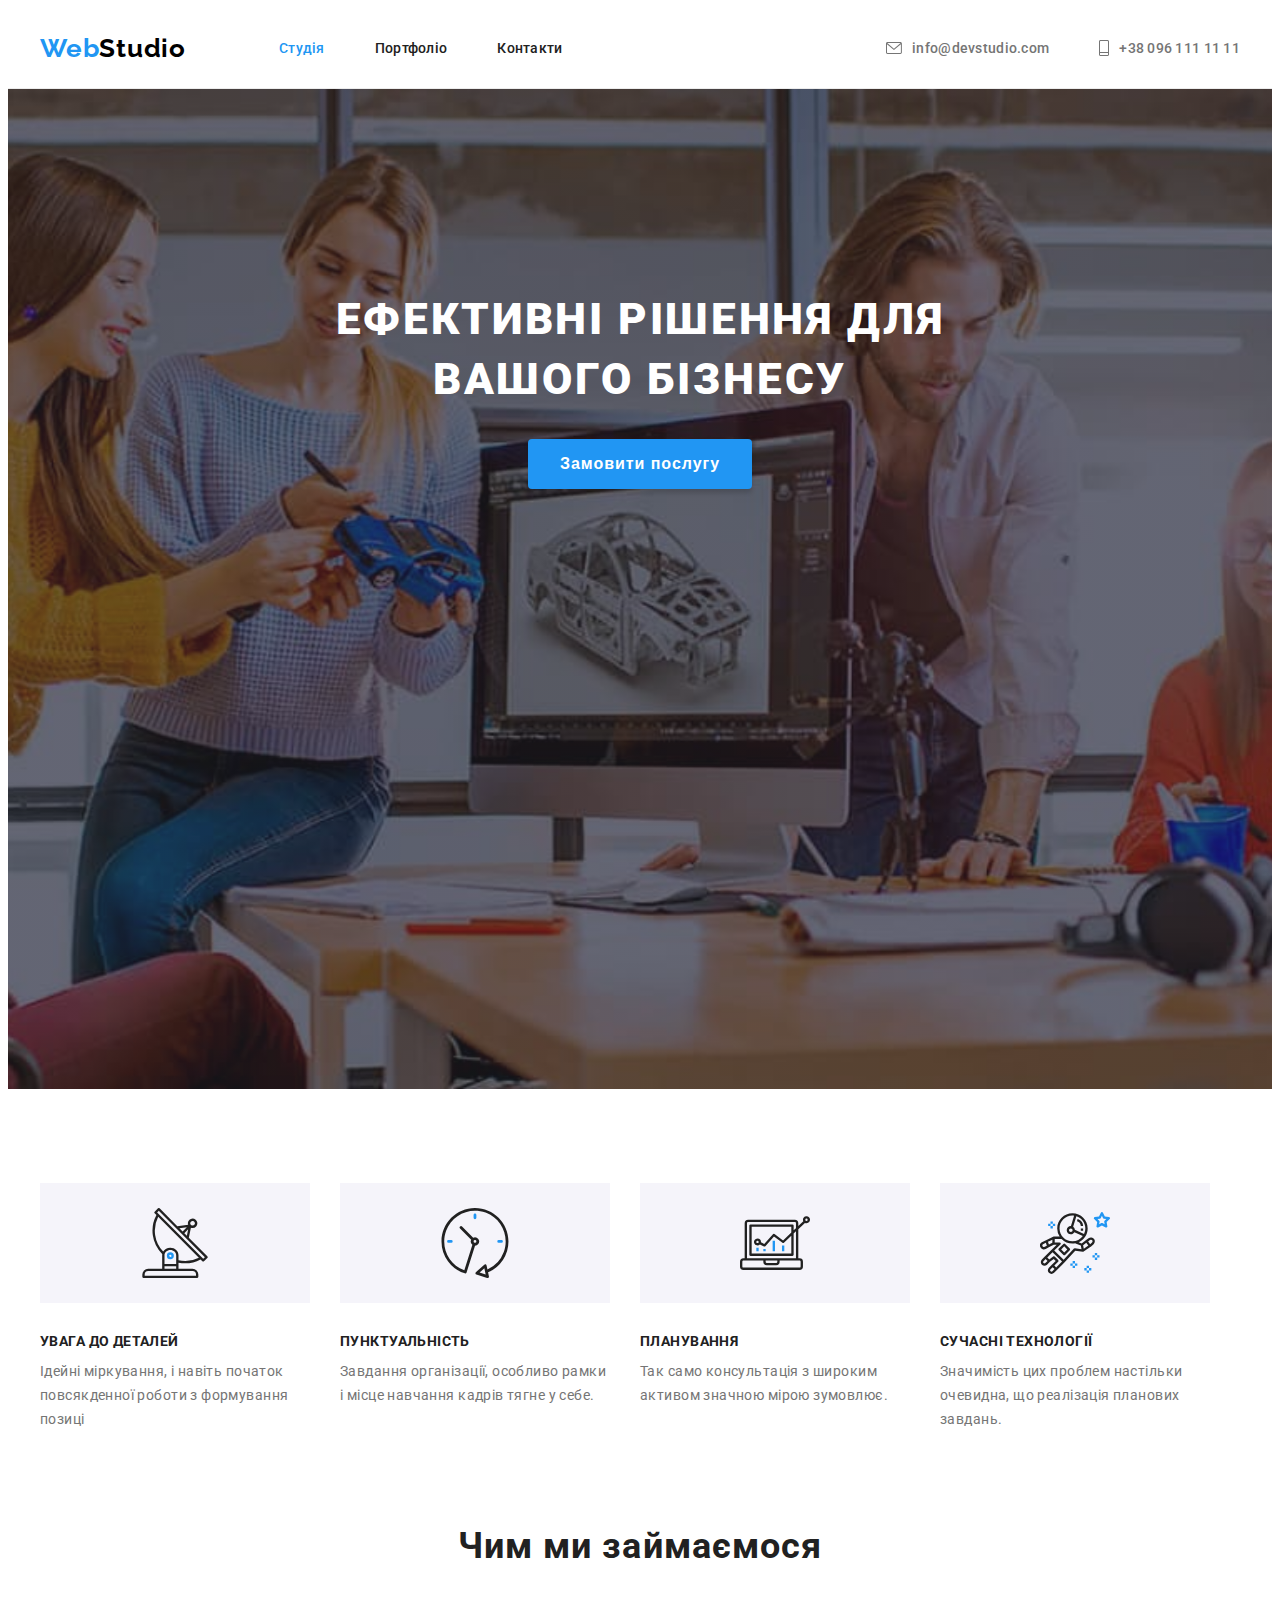
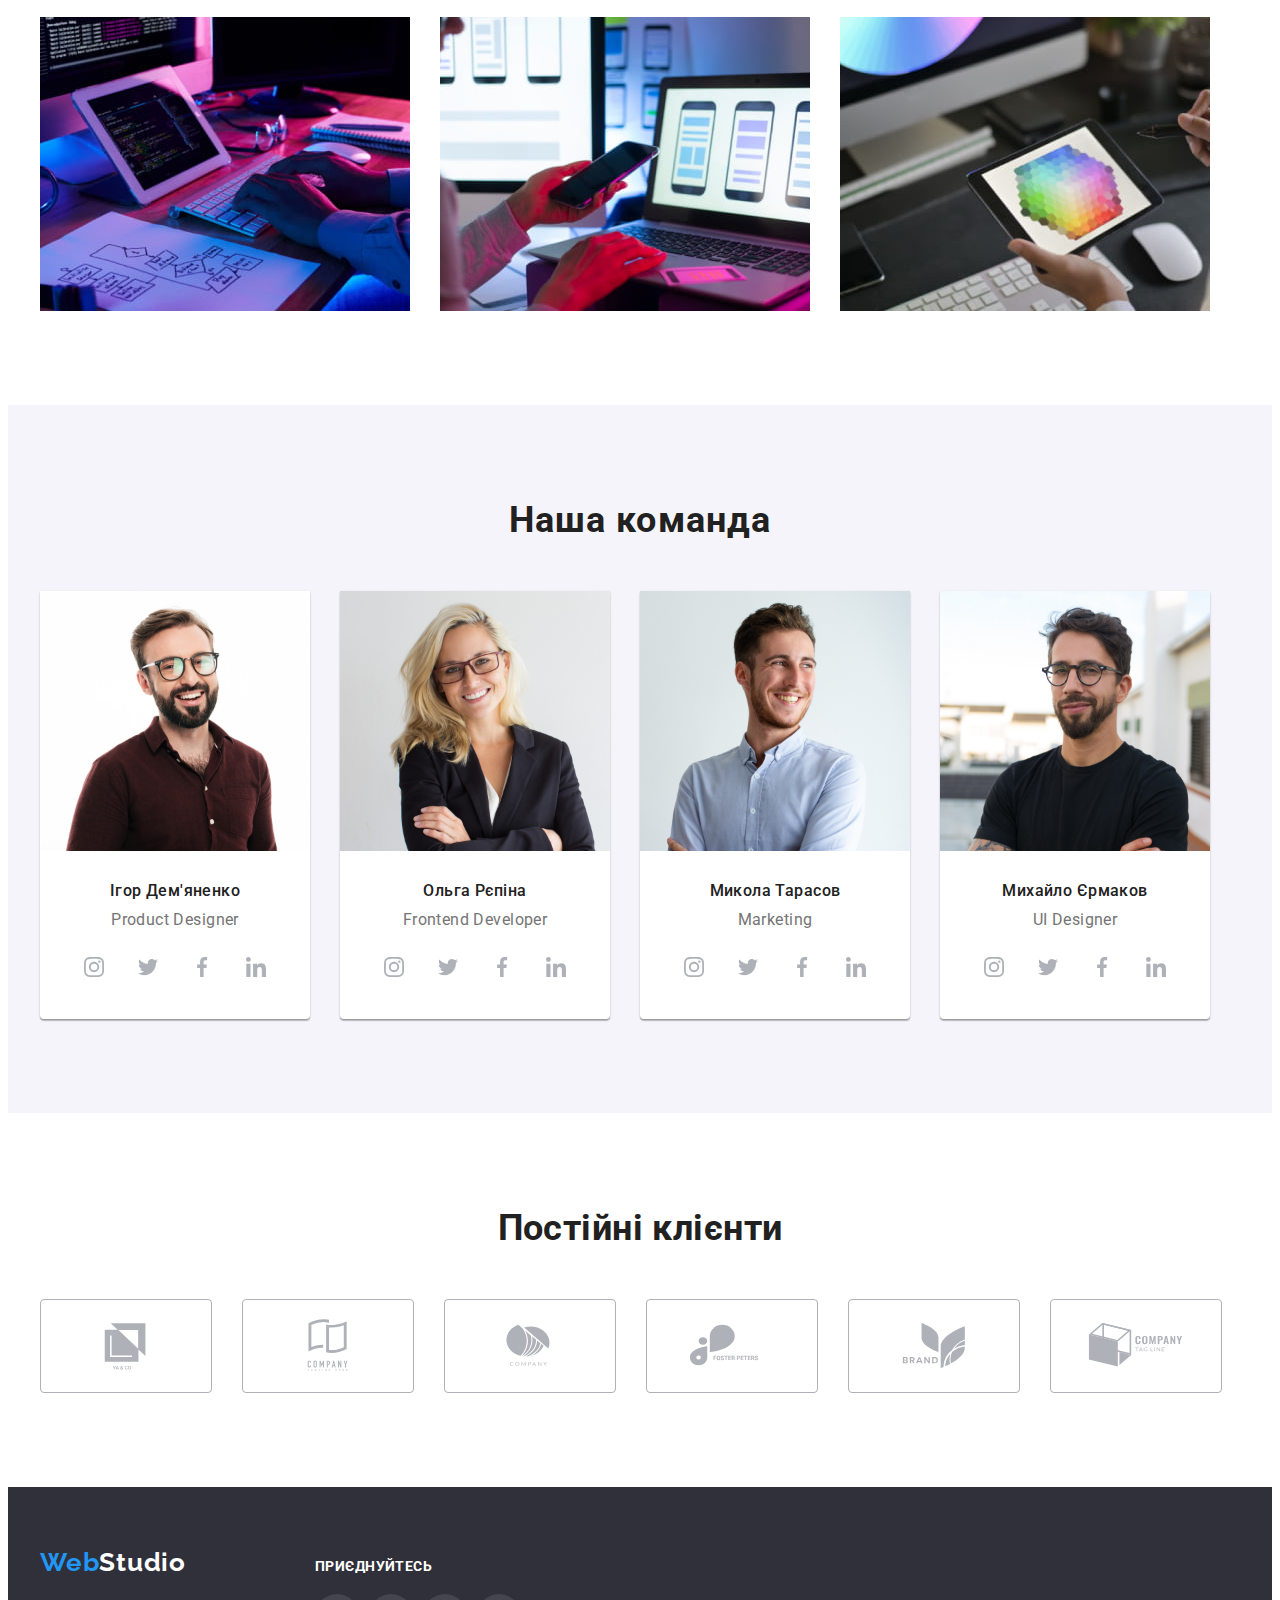
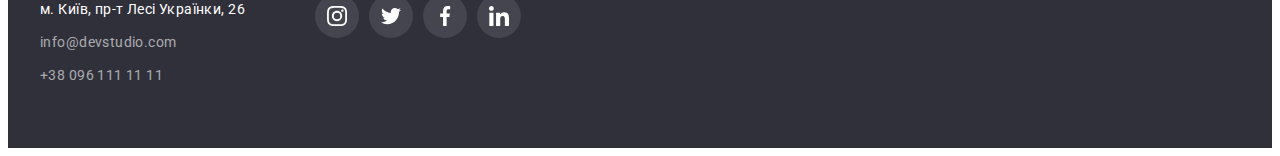
<file: index.html>
<!DOCTYPE html>
<html lang="en">
  <head>
    <meta charset="UTF-8" />
    <meta http-equiv="X-UA-Compatible" content="IE=edge" />
    <meta name="viewport" content="width=device-width, initial-scale=1.0" />
    <title>WebStudio</title>
    <!-- fonts -->
    <link rel="preconnect" href="https://fonts.googleapis.com" />
    <link rel="preconnect" href="https://fonts.gstatic.com" crossorigin />
    <link
      href="https://fonts.googleapis.com/css2?family=Raleway:wght@700&family=Roboto:wght@400;500;700;900&display=swap"
      rel="stylesheet"
    />
    <link
      rel="stylesheet"
      href="https://cdnjs.cloudflare.com/ajax/libs/modern-normalize/1.1.0/modern-normalize.min.css"
      integrity="sha512-wpPYUAdjBVSE4KJnH1VR1HeZfpl1ub8YT/NKx4PuQ5NmX2tKuGu6U/JRp5y+Y8XG2tV+wKQpNHVUX03MfMFn9Q=="
      crossorigin="anonymous"
      referrerpolicy="no-referrer"
    />
    <link rel="stylesheet" href="./css/styles.css" />
    <meta name="Ефективні рішення для вашого бізнесу" content="Створення сайтів на замовлення" />
  </head>
  <body>
    <header class="header">
      <div class="container">
        <a class="logo-link link" href="./index.html">Web<span class="logo-deko">Studio</span></a>
        <nav class="nav">
          <ul class="nav-list list">
            <li class="nav-item"
              ><a class="nav-link link activ-page" href="./index.html">Студія</a></li
            >
            <li class="nav-item"><a class="nav-link link" href="./portfolio.html">Портфоліо</a></li>
            <li class="nav-item"><a class="nav-link link" href="">Контакти</a></li>
          </ul>
        </nav>
        <ul class="contacts-list list">
          <li class="contacts-mail">
            <a class="contacts-link link" href="mailto:info@devstudio.com">
              <svg class="contacts-icon" width="16" height="12">
                <use href="./imeges/icons.svg#konvert"></use>
              </svg>
              info@devstudio.com</a
            ></li
          >
          <li class="contacts-tel"
            ><a class="contacts-link link" href="tel:+380961111111">
              <svg class="contacts-icon" width="10" height="16">
                <use href="./imeges/icons.svg#phone"></use></svg
              >+38 096 111 11 11</a
            ></li
          >
        </ul>
      </div>
      <!--top-line-->
    </header>
    <main>
      <!-------------------hero---------------------------->
      <section class="hero">
        <div class="container">
          <h1 class="hero-title"> Ефективні рішення для вашого бізнесу</h1>
          <button class="hero-button" type="button">Замовити послугу</button>
        </div>
      </section>
      <section class="features section">
        <!------------------Features------------------------>
        <div class="container">
          <h2 class="visually-hidden">Переваги</h2>
          <ul class="features-list list">
            <li class="features-item">
              <div class="features-bgn"
                ><svg class="features-icon">
                  <use href="./imeges/icons.svg#antenna1"></use></svg
              ></div>

              <h3 class="features-title">Увага до деталей</h3>
              <p class="features-txt">
                Ідейні міркування, і навіть початок повсякденної роботи з формування позиці
              </p>
            </li>
            <li class="features-item">
              <div class="features-bgn"
                ><svg class="features-icon">
                  <use href="./imeges/icons.svg#clock2"></use></svg
              ></div>
              <h3 class="features-title">Пунктуальність</h3>
              <p class="features-txt">
                Завдання організації, особливо рамки і місце навчання кадрів тягне у себе.
              </p>
            </li>
            <li class="features-item">
              <div class="features-bgn">
                <svg class="features-icon">
                  <use href="./imeges/icons.svg#diagram3"></use></svg
              ></div>

              <h3 class="features-title">Планування</h3>
              <p class="features-txt">
                Так само консультація з широким активом значною мірою зумовлює.
              </p>
            </li>
            <li class="features-item">
              <div class="features-bgn">
                <svg class="features-icon">
                  <use href="./imeges/icons.svg#astronaut4"></use></svg
              ></div>

              <h3 class="features-title">Сучасні технології</h3>
              <p class="features-txt">
                Значимість цих проблем настільки очевидна, що реалізація планових завдань.
              </p>
            </li>
          </ul>
        </div>
      </section>
      <!-------------------------our-work-------------------->
      <section class="our-work section">
        <div class="container">
          <h2 class="work-title">Чим ми займаємося</h2>
          <ul class="work-list list">
            <li class="work-item">
              <img
                class="work-img"
                width="370"
                height="294"
                src="imeges/our-work/box1.jpg"
                alt="close-up-image-programer-working-his-desk-office"
              />
            </li>
            <li class="work-item">
              <img
                class="work-img"
                width="370"
                height="294"
                src="imeges/our-work/box2.jpg"
                alt="designers-are-developing-application-smartphones-team-creators-is-working-interface-mobile-phones"
              />
            </li>
            <li class="work-item">
              <img
                class="work-img"
                width="370"
                height="294"
                src="imeges/our-work/box3.jpg"
                alt="artist-web-design-with-working-colour-selection-graphic-tablet"
              />
            </li>
          </ul>
        </div>
      </section>
      <!--------------------------------team------------------------------>
      <section class="team section">
        <div class="container">
          <h2 class="team-title">Наша команда</h2>
          <ul class="team-list list">
            <li class="team-item">
              <!------------------------team card 1------------------>
              <img
                class="team-img"
                width="270"
                height="260"
                src="imeges/team/img.jpg"
                alt="photo Ігор Дем'яненко"
              />
              <div class="team-discription">
                <h3 class="team-mate">Ігор Дем'яненко</h3>
                <p class="team-position">Product Designer</p>
                <ul class="socials list">
                  <li class="socials-item">
                    <a
                      class="socials-link link"
                      href="https://www.instagram.com"
                      target="_blank"
                      rel="noopener noreferrer"
                      aria-label="instagram"
                    >
                      <svg class="socials-icon" width="20" height="20">
                        <use href="./imeges/icons.svg#instagram1"></use></svg></a
                  ></li>
                  <li class="socials-item">
                    <a
                      class="socials-link link"
                      href="https://twitter.com"
                      target="_blank"
                      rel="noopener noreferrer"
                      aria-label="twitter"
                    >
                      <svg class="socials-icon" width="20" height="20">
                        <use href="./imeges/icons.svg#twitter2"></use></svg></a
                  ></li>
                  <li class="socials-item">
                    <a
                      class="socials-link link"
                      href="https://m.facebook.com"
                      target="_blank"
                      rel="noopener noreferrer"
                      aria-label="facebook"
                    >
                      <svg class="socials-icon" width="20" height="20">
                        <use href="./imeges/icons.svg#facebook3"></use></svg></a
                  ></li>
                  <li class="socials-item">
                    <a
                      class="socials-link link"
                      href="https://ua.linkedin.com"
                      target="_blank"
                      rel="noopener noreferrer"
                      aria-label="linkedin"
                    >
                      <svg class="socials-icon" width="20" height="20">
                        <use href="./imeges/icons.svg#linkedin4"></use></svg></a
                  ></li> </ul
              ></div>
            </li>
            <li class="team-item">
              <!--------------------team card 2--------------------->
              <img
                class="team-img"
                width="270"
                height="260"
                src="imeges/team/img1.jpg"
                alt="photo Ольга Рєпіна"
              />
              <div class="team-discription">
                <h3 class="team-mate">Ольга Рєпіна</h3>
                <p class="team-position">Frontend Developer</p>
                <ul class="socials list">
                  <li class="socials-item">
                    <a
                      class="socials-link link"
                      href="https://www.instagram.com"
                      target="_blank"
                      rel="noopener noreferrer"
                      aria-label="instagram"
                    >
                      <svg class="socials-icon" width="20" height="20">
                        <use href="./imeges/icons.svg#instagram1"></use></svg></a
                  ></li>
                  <li class="socials-item">
                    <a
                      class="socials-link link"
                      href="https://twitter.com"
                      target="_blank"
                      rel="noopener noreferrer"
                      aria-label="twitter"
                    >
                      <svg class="socials-icon" width="20" height="20">
                        <use href="./imeges/icons.svg#twitter2"></use></svg></a
                  ></li>
                  <li class="socials-item">
                    <a
                      class="socials-link link"
                      href="https://m.facebook.com"
                      target="_blank"
                      rel="noopener noreferrer"
                      aria-label="facebook"
                    >
                      <svg class="socials-icon" width="20" height="20">
                        <use href="./imeges/icons.svg#facebook3"></use></svg></a
                  ></li>
                  <li class="socials-item">
                    <a
                      class="socials-link link"
                      href="https://ua.linkedin.com"
                      target="_blank"
                      rel="noopener noreferrer"
                      aria-label="linkedin"
                    >
                      <svg class="socials-icon" width="20" height="20">
                        <use href="./imeges/icons.svg#linkedin4"></use></svg></a
                  ></li> </ul
              ></div>
            </li>
            <li class="team-item">
              <!--------------------team card 3---------------->
              <img
                class="team-img"
                width="270"
                height="260"
                src="imeges/team/img2.jpg"
                alt="photo Микола Тарасов"
              />
              <div class="team-discription">
                <h3 class="team-mate">Микола Тарасов</h3>
                <p class="team-position">Marketing</p>
                <ul class="socials list">
                  <li class="socials-item">
                    <a
                      class="socials-link link"
                      href="https://www.instagram.com"
                      target="_blank"
                      rel="noopener noreferrer"
                      aria-label="instagram"
                    >
                      <svg class="socials-icon" width="20" height="20">
                        <use href="./imeges/icons.svg#instagram1"></use></svg></a
                  ></li>
                  <li class="socials-item">
                    <a
                      class="socials-link link"
                      href="https://twitter.com"
                      target="_blank"
                      rel="noopener noreferrer"
                      aria-label="twitter"
                    >
                      <svg class="socials-icon" width="20" height="20">
                        <use href="./imeges/icons.svg#twitter2"></use></svg></a
                  ></li>
                  <li class="socials-item">
                    <a
                      class="socials-link link"
                      href="https://m.facebook.com"
                      target="_blank"
                      rel="noopener noreferrer"
                      aria-label="facebook"
                    >
                      <svg class="socials-icon" width="20" height="20">
                        <use href="./imeges/icons.svg#facebook3"></use></svg></a
                  ></li>
                  <li class="socials-item">
                    <a
                      class="socials-link link"
                      href="https://ua.linkedin.com"
                      target="_blank"
                      rel="noopener noreferrer"
                      aria-label="linkedin"
                    >
                      <svg class="socials-icon" width="20" height="20">
                        <use href="./imeges/icons.svg#linkedin4"></use></svg></a
                  ></li>
                </ul>
              </div>
            </li>
            <li class="team-item">
              <!-----------------------team card 4----------------->
              <img
                class="team-img"
                width="270"
                height="260"
                src="imeges/team/img3.jpg"
                alt="photo Михайло Єрмаков"
              />
              <div class="team-discription">
                <h3 class="team-mate">Михайло Єрмаков</h3>
                <p class="team-position">UI Designer</p>
                <ul class="socials list">
                  <li class="socials-item">
                    <a
                      class="socials-link link"
                      href="https://www.instagram.com"
                      target="_blank"
                      rel="noopener noreferrer"
                      aria-label="instagram"
                    >
                      <svg class="socials-icon" width="20" height="20">
                        <use href="./imeges/icons.svg#instagram1"></use></svg></a
                  ></li>
                  <li class="socials-item">
                    <a
                      class="socials-link link"
                      href="https://twitter.com"
                      target="_blank"
                      rel="noopener noreferrer"
                      aria-label="twitter"
                    >
                      <svg class="socials-icon" width="20" height="20">
                        <use href="./imeges/icons.svg#twitter2"></use></svg></a
                  ></li>
                  <li class="socials-item">
                    <a
                      class="socials-link link"
                      href="https://m.facebook.com"
                      target="_blank"
                      rel="noopener noreferrer"
                      aria-label="facebook"
                    >
                      <svg class="socials-icon" width="20" height="20">
                        <use href="./imeges/icons.svg#facebook3"></use></svg></a
                  ></li>
                  <li class="socials-item">
                    <a
                      class="socials-link link"
                      href="https://ua.linkedin.com"
                      target="_blank"
                      rel="noopener noreferrer"
                      aria-label="linkedin"
                    >
                      <svg class="socials-icon" width="20" height="20">
                        <use href="./imeges/icons.svg#linkedin4"></use></svg></a
                  ></li>
                </ul>
              </div>
            </li>
          </ul>
        </div>
      </section>
      <!-- -----------------------clients--------------------------- -->
      <section class="clients section">
        <div class="container">
          <h2 class="clients-title">Постійні клієнти</h2>
          <ul class="clients-list list">
            <li class="clients-item">
              <a class="clients-link" href=""
                ><svg class="clients-icon">
                  <use href="./imeges/icons.svg#logo1"></use></svg></a
            ></li>
            <li class="clients-item">
              <a class="clients-link" href=""
                ><svg class="clients-icon">
                  <use href="./imeges/icons.svg#logo2"></use></svg></a
            ></li>
            <li class="clients-item">
              <a class="clients-link" href=""
                ><svg class="clients-icon">
                  <use href="./imeges/icons.svg#logo3"></use></svg></a
            ></li>
            <li class="clients-item">
              <a class="clients-link" href=""
                ><svg class="clients-icon">
                  <use href="./imeges/icons.svg#logo4"></use></svg></a
            ></li>
            <li class="clients-item">
              <a class="clients-link" href=""
                ><svg class="clients-icon">
                  <use href="./imeges/icons.svg#logo5"></use></svg></a
            ></li>
            <li class="clients-item">
              <a class="clients-link" href=""
                ><svg class="clients-icon">
                  <use href="./imeges/icons.svg#logo6"></use></svg></a
            ></li>
          </ul>
        </div>
      </section>
    </main>
    <!-- --------------------------------footer--------------------------- -->
    <footer class="footer">
      <div class="container flex">
        <div>
          <a class="logo-link link" href="./index.html"
            >Web<span class="logo-deko-white">Studio</span></a
          >
          <address class="address">
            <ul class="address-list list">
              <li class="address-item">
                <a
                  class="address-link link"
                  target="_blank"
                  rel="noopener nofollow"
                  href="https://www.google.com/maps/d/viewer?mid=10uSM3H-mIU3GznYo2szRIEphczw&hl=en_US&ll=50.42732700000001%2C30.538092&z=17"
                  >м. Київ, пр-т Лесі Українки, 26</a
                >
              </li>
              <li class="address-item"
                ><a class="mail-link link" href="mailto:info@devstudio.com"
                  >info@devstudio.com</a
                ></li
              >
              <li class="address-item margin-bottom0"
                ><a class="tel-link link" href="tel:+380961111111">+38 096 111 11 11</a></li
              >
            </ul>
          </address>
        </div>
        <div class="join">
          <h2 class="join-title">приєднуйтесь</h2>
          <ul class="socials list">
            <li class="socials-item">
              <a
                class="socials-link link"
                href="https://www.instagram.com"
                target="_blank"
                rel="noopener noreferrer"
                aria-label="instagram"
              >
                <svg class="address-icon" width="20" height="20">
                  <use href="./imeges/icons.svg#instagram1"></use></svg></a
            ></li>
            <li class="socials-item">
              <a
                class="socials-link link"
                href="https://twitter.com"
                target="_blank"
                rel="noopener noreferrer"
                aria-label="twitter"
              >
                <svg class="address-icon" width="20" height="20">
                  <use href="./imeges/icons.svg#twitter2"></use></svg></a
            ></li>
            <li class="socials-item">
              <a
                class="socials-link link"
                href="https://m.facebook.com"
                target="_blank"
                rel="noopener noreferrer"
                aria-label="facebook"
              >
                <svg class="address-icon" width="20" height="20">
                  <use href="./imeges/icons.svg#facebook3"></use></svg></a
            ></li>
            <li class="socials-item">
              <a
                class="socials-link link"
                href="https://ua.linkedin.com"
                target="_blank"
                rel="noopener noreferrer"
                aria-label="linkedin"
              >
                <svg class="address-icon" width="20" height="20">
                  <use href="./imeges/icons.svg#linkedin4"></use></svg></a
            ></li>
          </ul>
        </div>
      </div>
    </footer>
  </body>
</html>
</file>
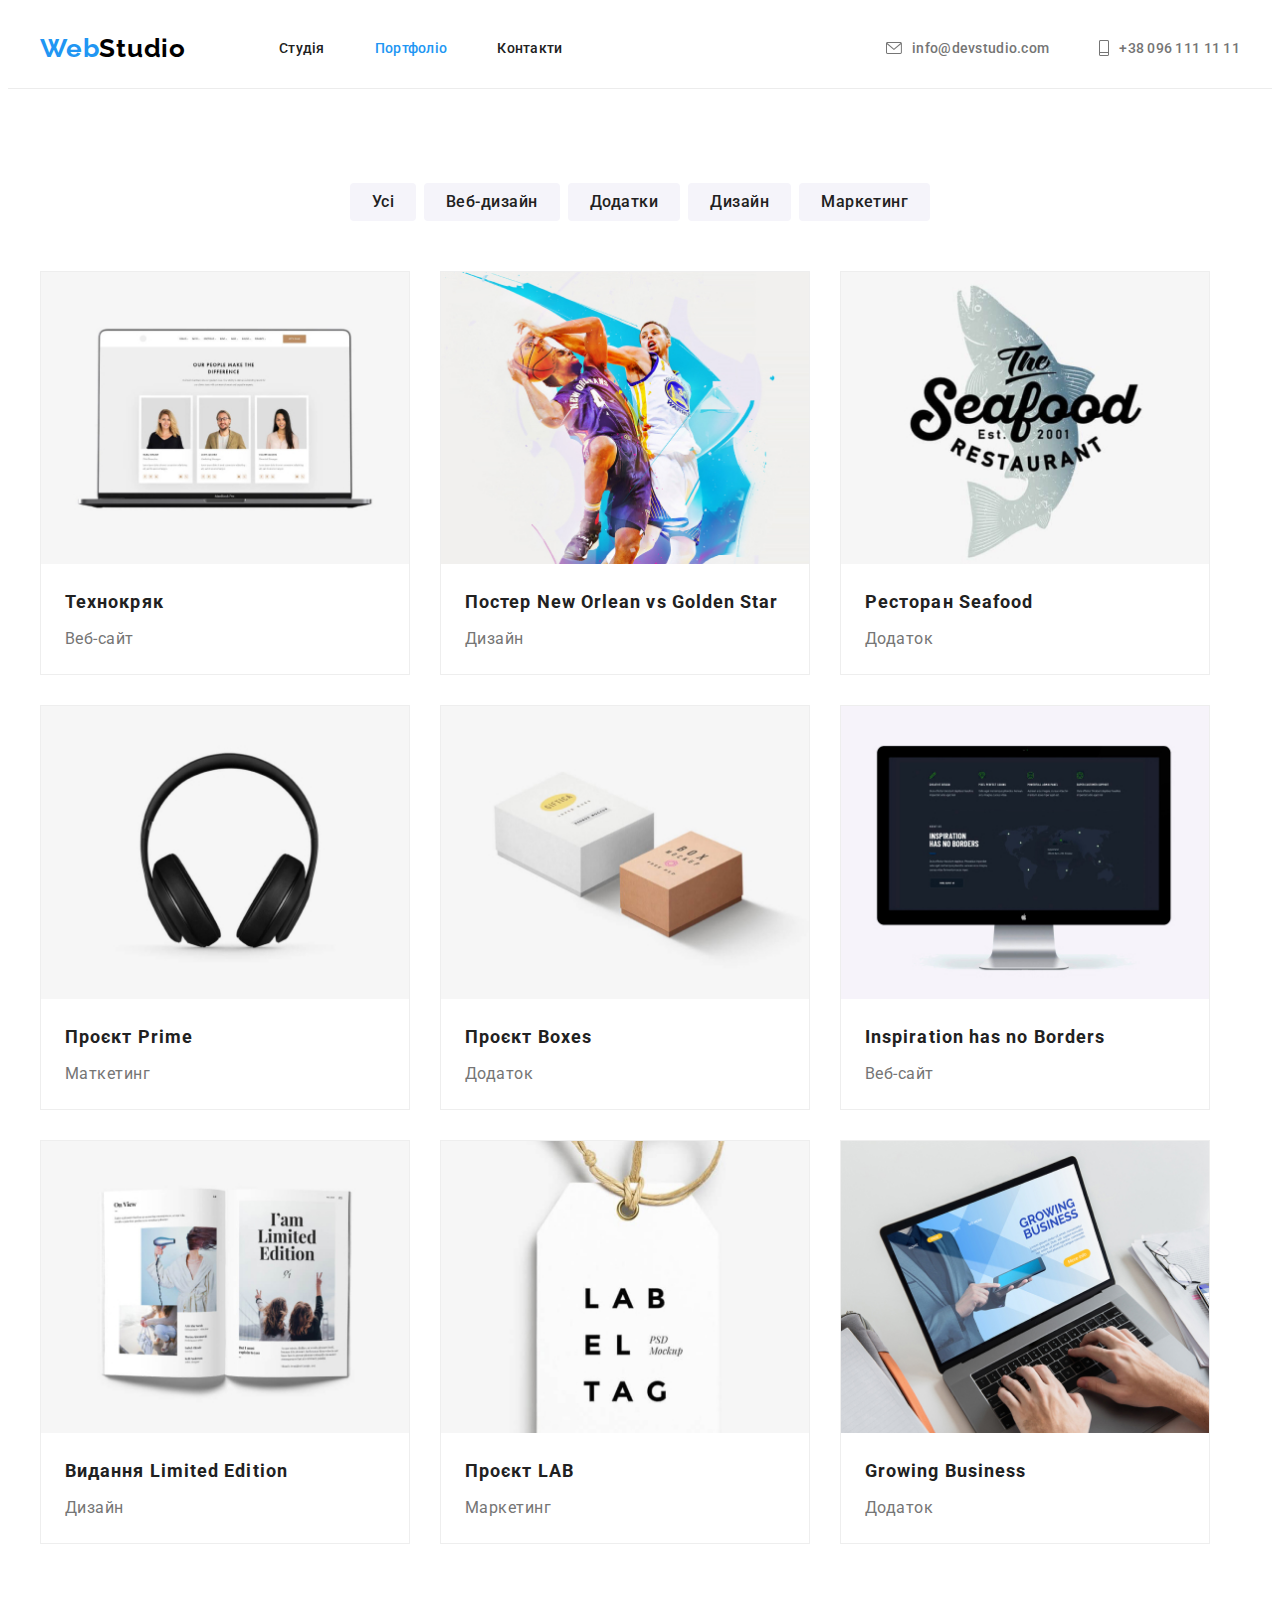
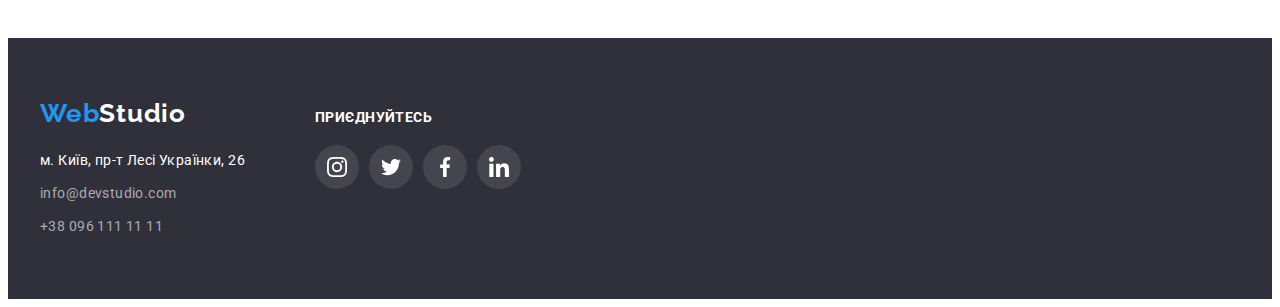
<file: portfolio.html>
<!DOCTYPE html>
<html lang="en">
  <head>
    <meta charset="UTF-8" />
    <meta http-equiv="X-UA-Compatible" content="IE=edge" />
    <meta name="viewport" content="width=device-width, initial-scale=1.0" />
    <title>Portfolio</title>
    <!-- fonts -->
    <link rel="preconnect" href="https://fonts.googleapis.com" />
    <link rel="preconnect" href="https://fonts.gstatic.com" crossorigin />
    <link
      href="https://fonts.googleapis.com/css2?family=Raleway:wght@700&family=Roboto:wght@400;500;700;900&display=swap"
      rel="stylesheet"
    />
    <link
      rel="stylesheet"
      href="https://cdnjs.cloudflare.com/ajax/libs/modern-normalize/1.1.0/modern-normalize.min.css"
      integrity="sha512-wpPYUAdjBVSE4KJnH1VR1HeZfpl1ub8YT/NKx4PuQ5NmX2tKuGu6U/JRp5y+Y8XG2tV+wKQpNHVUX03MfMFn9Q=="
      crossorigin="anonymous"
      referrerpolicy="no-referrer"
    />
    <link rel="stylesheet" href="./css/styles.css" />
    <meta name="Ефективні рішення для вашого бізнесу" content="Створення сайтів на замовлення" />
  </head>
  <body>
    <header class="header">
      <div class="container">
        <a class="logo-link link" href="./index.html">Web<span class="logo-deko">Studio</span></a>
        <nav class="nav">
          <ul class="nav-list list">
            <li class="nav-item"><a class="nav-link link" href="./index.html">Студія</a></li>
            <li class="nav-item"
              ><a class="nav-link link activ-page" href="./portfolio.html">Портфоліо</a></li
            >
            <li class="nav-item"><a class="nav-link link" href="">Контакти</a></li>
          </ul>
        </nav>
        <ul class="contacts-list list">
          <li class="contacts-mail">
            <a class="contacts-link link" href="mailto:info@devstudio.com">
              <svg class="contacts-icon" width="16" height="12">
                <use href="./imeges/icons.svg#konvert"></use>
              </svg>
              info@devstudio.com</a
            ></li
          >
          <li class="contacts-tel"
            ><a class="contacts-link link" href="tel:+380961111111">
              <svg class="contacts-icon" width="10" height="16">
                <use href="./imeges/icons.svg#phone"></use></svg
              >+38 096 111 11 11</a
            ></li
          >
        </ul>
      </div>
      <!--top-line-->
    </header>
    <!-- portfolio -->
    <main>
      <section class="section">
        <div class="container">
          <h1 class="visually-hidden">Портфоліо</h1>
          <!-- filters -->
          <ul class="filter-btns list">
            <li> <button class="filter-btn" type="button">Усі</button></li>
            <li> <button class="filter-btn" type="button">Веб-дизайн</button></li>
            <li> <button class="filter-btn" type="button">Додатки</button></li>
            <li> <button class="filter-btn" type="button">Дизайн</button></li>
            <li> <button class="filter-btn" type="button">Маркетинг</button></li>
          </ul>
          <!-- projects -->

          <ul class="project-list list">
            <li class="project-item">
              <a class="project-link link" href=""
                ><img
                  class="project-img"
                  width="370"
                  height="294"
                  src="./imeges/portfolio/img1.jpg"
                  alt="Сторінка Технокряку на екрані ноутбука "
                />
                <div class="project-discripnion"
                  ><h2 class="project-title">Технокряк</h2><p class="project-txt">Веб-сайт</p></div
                ></a
              >
            </li>
            <li class="project-item">
              <a class="project-link link" href=""
                ><img
                  class="project-img"
                  width="370"
                  height="294"
                  src="./imeges/portfolio/img2.jpg"
                  alt="Баскетбольний ігровий епізод"
                />
                <div class="project-discripnion"
                  ><h2 class="project-title">Постер New Orlean vs Golden Star</h2
                  ><p class="project-txt">Дизайн</p></div
                ></a
              >
            </li>
            <li class="project-item">
              <a class="project-link link" href=""
                ><img
                  class="project-img"
                  width="370"
                  height="294"
                  src="./imeges/portfolio/img3.jpg"
                  alt="Логотип ресторану"
                />
                <div class="project-discripnion"
                  ><h2 class="project-title">Ресторан Seafood</h2
                  ><p class="project-txt">Додаток</p></div
                ></a
              >
            </li>
            <li class="project-item">
              <a class="project-link link" href=""
                ><img
                  class="project-img"
                  width="370"
                  height="294"
                  src="./imeges/portfolio/img4.jpg"
                  alt="Навушники"
                />
                <div class="project-discripnion"
                  ><h2 class="project-title">Проєкт Prime</h2>
                  <p class="project-txt">Маткетинг</p></div
                ></a
              >
            </li>
            <li class="project-item">
              <a class="project-link link" href="">
                <img
                  class="project-img"
                  width="370"
                  height="294"
                  src="./imeges/portfolio/img5.jpg"
                  alt="Гарні коробочки"
                />
                <div class="project-discripnion"
                  ><h2 class="project-title">Проєкт Boxes</h2>
                  <p class="project-txt">Додаток</p></div
                >
              </a>
            </li>
            <li class="project-item">
              <a class="project-link link" href=""
                ><img
                  class="project-img"
                  width="370"
                  height="294"
                  src="./imeges/portfolio/img6.jpg"
                  alt="Монітор із зораженням мапи світу"
                /><div class="project-discripnion"
                  ><h2 class="project-title">Inspiration has no Borders</h2
                  ><p class="project-txt">Веб-сайт</p></div
                ></a
              >
            </li>
            <li class="project-item">
              <a class="project-link link" href="">
                <img
                  class="project-img"
                  width="370"
                  height="294"
                  src="./imeges/portfolio/img7.jpg"
                  alt="Розгорнутий глянцевий часопис"
                /><div class="project-discripnion"
                  ><h2 class="project-title">Видання Limited Edition</h2>
                  <p class="project-txt">Дизайн</p></div
                ></a
              >
            </li>
            <li class="project-item">
              <a class="project-link link" href="">
                <img
                  class="project-img"
                  width="370"
                  height="294"
                  src="./imeges/portfolio/img8.jpg"
                  alt="Крафтова бірка з написом"
                /><div class="project-discripnion"
                  ><h2 class="project-title">Проєкт LAB</h2
                  ><p class="project-txt">Маркетинг</p></div
                ></a
              >
            </li>
            <li class="project-item">
              <a class="project-link link" href=""
                ><img
                  class="project-img"
                  width="370"
                  height="294"
                  src="./imeges/portfolio/img9.jpg"
                  alt="робота на ноубуці"
                /><div class="project-discripnion"
                  ><h2 class="project-title">Growing Business</h2
                  ><p class="project-txt">Додаток</p></div
                ></a
              >
            </li>
          </ul>
        </div>
      </section>
    </main>

    <footer class="footer">
      <div class="container flex">
        <div>
          <a class="logo-link link" href="./index.html"
            >Web<span class="logo-deko-white">Studio</span></a
          >
          <address class="address">
            <ul class="address-list list">
              <li class="address-item">
                <a
                  class="address-link link"
                  target="_blank"
                  rel="noopener nofollow"
                  href="https://www.google.com/maps/d/viewer?mid=10uSM3H-mIU3GznYo2szRIEphczw&hl=en_US&ll=50.42732700000001%2C30.538092&z=17"
                  >м. Київ, пр-т Лесі Українки, 26</a
                >
              </li>
              <li class="address-item"
                ><a class="mail-link link" href="mailto:info@devstudio.com"
                  >info@devstudio.com</a
                ></li
              >
              <li class="address-item margin-bottom0"
                ><a class="tel-link link" href="tel:+380961111111">+38 096 111 11 11</a></li
              >
            </ul>
          </address>
        </div>
        <div class="join">
          <h2 class="join-title">приєднуйтесь</h2>
          <ul class="socials list">
            <li class="socials-item">
              <a
                class="socials-link link"
                href="https://www.instagram.com"
                target="_blank"
                rel="noopener noreferrer"
                aria-label="instagram"
              >
                <svg class="address-icon" width="20" height="20">
                  <use href="./imeges/icons.svg#instagram1"></use></svg></a
            ></li>
            <li class="socials-item">
              <a
                class="socials-link link"
                href="https://twitter.com"
                target="_blank"
                rel="noopener noreferrer"
                aria-label="twitter"
              >
                <svg class="address-icon" width="20" height="20">
                  <use href="./imeges/icons.svg#twitter2"></use></svg></a
            ></li>
            <li class="socials-item">
              <a
                class="socials-link link"
                href="https://m.facebook.com"
                target="_blank"
                rel="noopener noreferrer"
                aria-label="facebook"
              >
                <svg class="address-icon" width="20" height="20">
                  <use href="./imeges/icons.svg#facebook3"></use></svg></a
            ></li>
            <li class="socials-item">
              <a
                class="socials-link link"
                href="https://ua.linkedin.com"
                target="_blank"
                rel="noopener noreferrer"
                aria-label="linkedin"
              >
                <svg class="address-icon" width="20" height="20">
                  <use href="./imeges/icons.svg#linkedin4"></use></svg></a
            ></li>
          </ul>
        </div>
      </div>
    </footer>
  </body>
</html>
</file>
<file: css/styles.css>
:root {
  --main-font: Roboto, sans-serif;
  --secondary-font: Raleway, sans-serif;
  --primery-bgn: #f5f5f5;
  --secondary-bgn: #f5f4fa;
  --aсcent-bgn: #2f303a;
  --accent-color: #2196f3;
  --main-font-color: #757575;
  --secondary-font-color: #212121;
  --accent-font-color: #ffffff;
  --icon-color: rgb(175, 177, 184);
}
h1,
h2,
h3,
h4,
h5,
h6,
p {
  margin: 0px;
}

img {
  display: block;
  max-width: 100%;
  height: auto;
}

address {
  font-style: normal;
}
button {
  display: block;
  cursor: pointer;
  border: none;
  border-radius: 4px;
}
.section {
  padding-top: 94px;
  padding-bottom: 94px;
}
.container {
  width: 1200px;
  margin-left: auto;
  margin-right: auto;
  padding-left: 15px;
  padding-right: 15px;
}
.list {
  list-style: none;
  padding-left: 0px;
  margin: 0px;
}
.link {
  text-decoration: none;
  color: inherit;
}

body {
  font-family: var(--main-font);
  font-size: 14px;
  background-color: #ffffff;
  letter-spacing: 0.03em;
  color: var(--main-font-color);
}

/* -------------header-------------------- */
.header {
  border-bottom: 1px solid #ececec;
}
.header > .container {
  display: flex;
  align-items: center;
}
.logo-link {
  font-family: 'Raleway';
  font-style: normal;
  font-weight: 700;
  font-size: 26px;
  line-height: calc(31 / 26);
  letter-spacing: 0.03em;
  color: var(--accent-color);
}

.logo-deko {
  color: black;
}
.nav {
  margin-left: 93px;
}
.nav-list,
.contacts-list {
  display: flex;
  gap: 50px;
}

.nav-link {
  display: block;
  padding-top: 32px;
  padding-bottom: 32px;

  font-weight: 500;
  line-height: calc(16 / 14);
  letter-spacing: 0.02em;
  color: var(--secondary-font-color);
}
.nav-link:hover,
.nav-link:focus {
  color: var(--accent-color);
}

.activ-page {
  color: var(--accent-color);
}

.contacts-list {
  margin-left: auto;
}
.contacts-link {
  display: flex;
  align-items: center;
  gap: 10px;
}

.contacts-link {
  font-weight: 500;
  line-height: calc(16 / 14);
  letter-spacing: 0.02em;
}

.contacts-link:hover,
.contacts-link:focus {
  color: var(--accent-color);
}
.contacts-icon {
  fill: currentColor;
}

/*--------------- hero---------------------- */
.hero {
  max-width: 1600px;
  height: 600px;
  background: var(--aсcent-bgn);
  text-align: center;
  padding: 200px 0px;
  background-image: linear-gradient(to right, rgba(47, 48, 58, 0.4), rgba(47, 48, 58, 0.4)),
    url(../imeges/bgr-hero.jpg);
  background-repeat: no-repeat;
  background-position: center;
  background-size: cover;
  margin-left: auto;
  margin-right: auto;
}

.hero-title {
  font-weight: 900;
  font-size: 44px;
  line-height: calc(60 / 44);
  letter-spacing: 0.06em;
  text-transform: uppercase;
  color: var(--accent-font-color);
  padding-bottom: 0px;
  margin: 0px auto 30px;
  width: 696px;
}
.hero-button {
  cursor: pointer;
  font-weight: 700;
  font-size: 16px;
  line-height: calc(30 / 16);
  letter-spacing: 0.06em;
  color: var(--accent-font-color);
  background-color: var(--accent-color);
  padding: 10px 32px;
  min-width: 216px;
  box-shadow: 0px 4px 4px rgba(0, 0, 0, 0.15);
  margin-left: auto;
  margin-right: auto;
  border: none;
}
/*----------------------------- features----------------------- */

.visually-hidden {
  position: absolute;
  width: 1px;
  height: 1px;
  margin: -1px;
  border: 0;
  padding: 0;

  white-space: nowrap;
  clip-path: inset(100%);
  clip: rect(0 0 0 0);
  overflow: hidden;
}
.features {
  padding-bottom: 0px;
}
.features-list {
  display: flex;
  gap: 30px;
}

.features-item {
  width: 270px;

  display: block;
}
.features-bgn {
  width: 270px;
  height: 120px;
  background-color: var(--secondary-bgn);
  display: flex;
  align-items: center;
  justify-content: center;
  margin-bottom: 30px;
}
.features-icon {
  width: 70px;
  height: 70px;
}
.features-title {
  font-weight: 700;
  font-size: 14px;
  line-height: calc(16 / 14);
  letter-spacing: 0.03em;
  text-transform: uppercase;
  color: var(--secondary-font-color);
  margin-top: 0px;
  margin-bottom: 10px;
}
.features-txt {
  line-height: calc(24 / 14);
  color: var(--main-font-color);
  margin-bottom: 0px;
  margin-top: 0px;
}
/* -----------------------our-work--------------------------- */

.work-list {
  margin-top: 0px;
  margin-bottom: 0px;
  padding-left: 0px;

  display: flex;
  gap: 30px;
}

.work-img {
  display: block;
}
/*------------------------- team------------------------------ */
.team {
  background: var(--secondary-bgn);
}
.work-title,
.team-title {
  font-weight: 700;
  font-size: 36px;
  line-height: calc(42 / 36);
  text-align: center;
  letter-spacing: 0.03em;
  color: var(--secondary-font-color);
  margin-bottom: 50px;
  margin-top: 0px;
}
.team-list {
  display: flex;
  gap: 30px;
  margin-top: 0px;
  margin-bottom: 0px;
  padding-left: 0px;
}

.team-item {
  width: 270px;
  background-color: var(--accent-font-color);
  box-shadow: 0px 1px 3px rgba(0, 0, 0, 0.12), 0px 1px 1px rgba(0, 0, 0, 0.14),
    0px 2px 1px rgba(0, 0, 0, 0.2);
  border-radius: 0px 0px 4px 4px;
}

.team-discription {
  text-align: center;
  padding-top: 30px;
  padding-bottom: 30px;
}
.team-mate,
.team-position {
  font-size: 16px;
  line-height: calc(19 / 16);
}
.team-mate {
  font-weight: 500;
  color: var(--secondary-font-color);
  margin-top: 0px;
  margin-bottom: 10px;
  margin-right: 0px;
}
.team-position {
  margin-bottom: 16px;
}
.socials {
  display: flex;
  justify-content: center;

  gap: 10px;
}
.socials-link {
  width: 44px;
  height: 44px;
  display: flex;
  align-items: center;
  justify-content: center;
  border-radius: 50%;
  color: var(--icon-color);
}
.socials-icon {
  fill: currentColor;
}
.socials-link:hover,
.socials-link:focus {
  background-color: var(--accent-color);
  color: var(--accent-font-color);
}

/* ----------------------clients------------------------------ */
.clients-title {
  font-weight: 700;
  font-size: 36px;
  line-height: 42px;
  text-align: center;
  color: var(--secondary-font-color);
  margin-bottom: 50px;
}

.clients-list {
  display: flex;
  gap: 30px;
}
.clients-link {
  width: 170px;
  height: 92px;
  display: flex;
  align-items: center;
  justify-content: center;
  border: 1px solid #afb1b8;
  border-radius: 4px;
  color: var(--icon-color);
}
.clients-icon {
  width: 106px;
  height: 60px;
  fill: currentColor;
}
.clients-link:hover,
.clients-link:focus {
  border: 1px solid var(--accent-color);
  color: var(--accent-color);
}

/* ------------------------footer--------------------------- */
.footer {
  background: var(--aсcent-bgn);
  padding-top: 60px;
  padding-bottom: 60px;
}
.flex {
  display: flex;
  align-items: baseline;
}
.logo-deko-white {
  color: var(--accent-font-color);
}
.address-list {
  margin-top: 20px;
}
.address-item {
  margin-bottom: 9px;
}
.margin-bottom0 {
  margin-bottom: 0px;
}
.mail-link,
.tel-link,
.address-link {
  font-style: normal;
  line-height: 1.71;
}
.address-link {
  color: var(--accent-font-color);
}
.mail-link,
.tel-link {
  color: rgba(255, 255, 255, 0.6);
}
.address-link:hover,
.address-link:focus,
.mail-link:hover,
.mail-link:focus,
.tel-link:hover,
.tel-link:focus {
  color: var(--accent-color);
}
.join {
  margin-left: 70px;
}
.join-title {
  font-weight: 700;
  font-size: 14px;
  line-height: calc(16 / 14);
  letter-spacing: 0.03em;
  text-transform: uppercase;
  color: var(--accent-font-color);

  margin-bottom: 20px;
}

.join .socials-link {
  background-color: rgba(255, 255, 255, 0.1);
}
.join .socials-link:hover,
.join .socials-link:focus {
  background-color: var(--accent-color);
}
.address-icon {
  fill: var(--accent-font-color);
}

/* ---------------------------portfolio---------------------------------- */

.filter-btns {
  padding-left: 0px;

  margin-top: 0px;
  margin-bottom: 0px;
  display: flex;
  justify-content: center;
  gap: 8px;
}

.filter-btn {
  cursor: pointer;
  font-weight: 500;
  font-size: 16px;
  line-height: calc(26 / 16);
  text-align: center;
  color: var(--secondary-font-color);
  font-family: inherit;
  letter-spacing: 0.03em;
  background-color: var(--secondary-bgn);
  padding: 6px 22px;
  border: none;
}
.filter-btn:hover,
.filter-btn:focus {
  color: var(--accent-font-color);
  background-color: var(--accent-color);
  box-shadow: 0px 3px 1px rgba(0, 0, 0, 0.1), 0px 1px 2px rgba(0, 0, 0, 0.08),
    0px 2px 2px rgba(0, 0, 0, 0.12);
}
.project-link {
  display: block;
  border: 1px solid #eeeeee;
}
.project-list {
  padding-left: 0px;
  margin-top: 50px;
  margin-bottom: 0px;
  display: flex;
  flex-wrap: wrap;
  gap: 30px;
}

.project-item {
  width: 370px;
}
.project-link:hover,
.project-link:focus {
  box-shadow: 0px 1px 1px rgba(0, 0, 0, 0.12), 0px 4px 4px rgba(0, 0, 0, 0.06),
    1px 4px 6px rgba(0, 0, 0, 0.16);
}

.project-discripnion {
  padding-top: 20px;
  padding-bottom: 20px;
  padding-left: 24px;
  padding-right: 24px;
}
.project-title {
  font-weight: 700;
  font-size: 18px;
  line-height: calc(36 / 18);
  letter-spacing: 0.06em;
  color: var(--secondary-font-color);
  margin-top: 0px;
  margin-bottom: 0px;
}
.project-txt {
  font-size: 16px;
  line-height: calc(30 / 16);
  margin-bottom: 0px;
  margin-top: 4px;
  letter-spacing: 0.03em;
}
</file>
